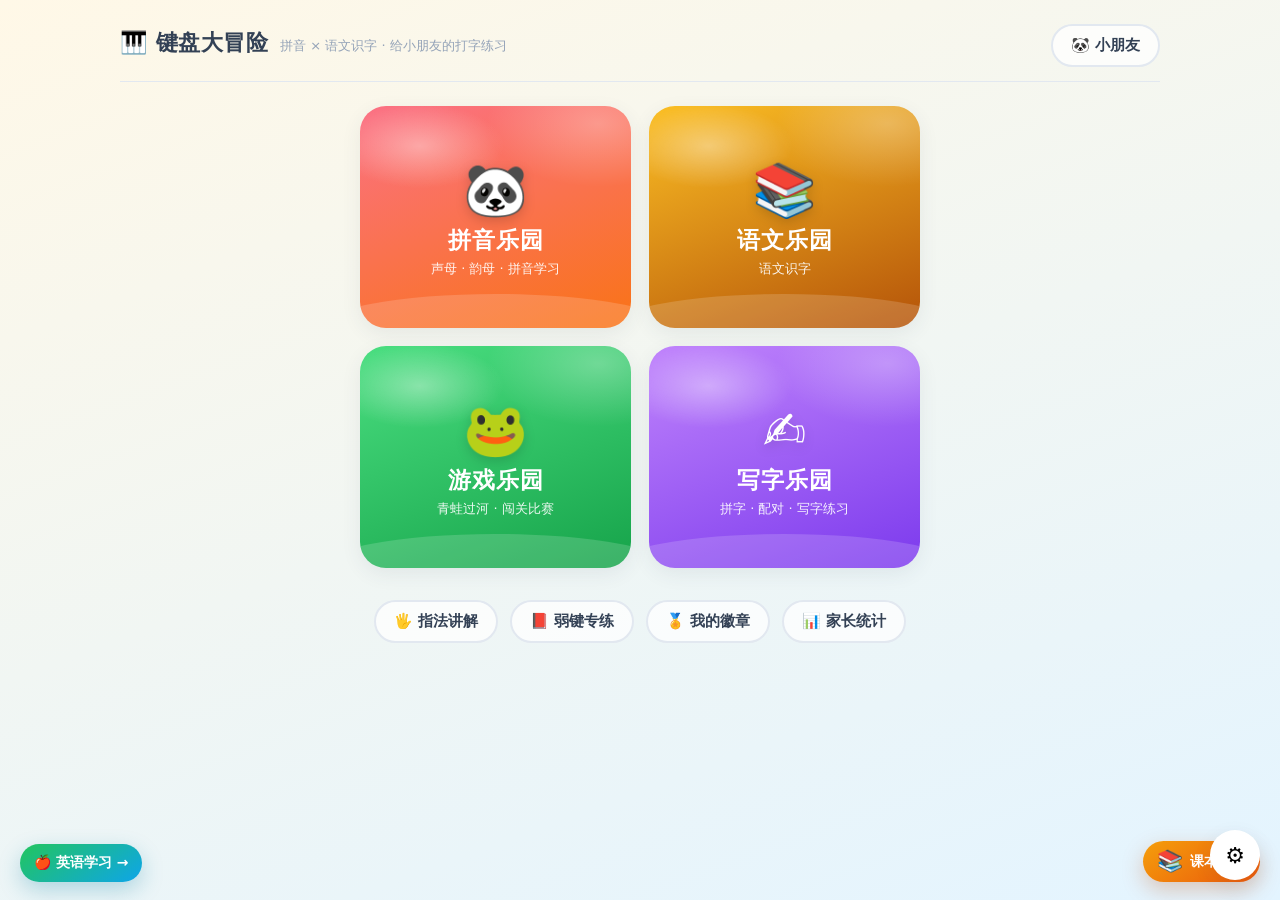
<file: index.html>
<!DOCTYPE html>
<html lang="zh-CN">
<head>
<meta charset="UTF-8">
<meta name="viewport" content="width=device-width, initial-scale=1">
<title>键盘大冒险 · 儿童拼音识字乐园</title>
<link rel="icon" href="data:image/svg+xml,<svg xmlns='http://www.w3.org/2000/svg' viewBox='0 0 100 100'><text y='.9em' font-size='90'>🎹</text></svg>">
<link rel="stylesheet" href="css/style.css">
</head>
<body>
<div id="app">

  <!-- ========== 首页 / 章节选择 ========== -->
  <section id="view-home" class="view">
    <header class="hero">
      <div>
        <h1>🎹 键盘大冒险</h1>
        <p class="sub">拼音 × 语文识字 · 给小朋友的打字练习</p>
      </div>
      <div class="hero-ctrl">
        <button id="btn-profile" class="ghost profile-chip" title="切换档案">🐼 小朋友</button>
        <span id="streak-chip" class="streak-chip hidden"></span>
      </div>
    </header>

    <!-- 乐园选择（首页入口） -->
    <div id="hub-lands" class="hub-lands">
      <button class="land-card land-pinyin" data-land="pinyin">
        <span class="land-emoji">🐼</span>
        <span class="land-name">拼音乐园</span>
        <span class="land-desc">声母 · 韵母 · 拼音学习</span>
      </button>
      <button class="land-card land-chinese" data-land="chinese">
        <span class="land-emoji">📚</span>
        <span class="land-name">语文乐园</span>
        <span class="land-desc">语文识字</span>
      </button>
      <button id="btn-game" class="land-card land-game">
        <span class="land-emoji">🐸</span>
        <span class="land-name">游戏乐园</span>
        <span class="land-desc">青蛙过河 · 闯关比赛</span>
      </button>
      <button class="land-card land-writing" data-land="writing">
        <span class="land-emoji">✍️</span>
        <span class="land-name">写字乐园</span>
        <span class="land-desc">拼字 · 配对 · 写字练习</span>
      </button>
    </div>
    <a class="books-fab" href="books/" title="在线阅读课本"><span>📚</span>课本阅读</a>
    <a class="lang-switch-fab" href="english/" title="切换到英语学习站">🍎 英语学习 →</a>

    <div id="tabs-bar" class="tabs-bar hidden">
      <button id="btn-land-back" class="ghost land-back">← 乐园</button>
      <nav class="tabs"></nav>
    </div>

    <div id="curriculum-picker" class="curriculum-picker hidden">
      <label>年级
        <select id="grade-select">
          <option value="1">一年级</option>
          <option value="2">二年级</option>
          <option value="3">三年级</option>
          <option value="4">四年级</option>
          <option disabled>五年级（即将开放）</option>
          <option disabled>六年级（即将开放）</option>
        </select>
      </label>
      <label>学期
        <select id="semester-select">
          <option value="1">上册 · 2024 秋新版</option>
          <option value="2">下册 · 2024 新版</option>
        </select>
      </label>
      <button id="btn-random-grade-practice" class="primary random-grade-btn">⌨️ 年级随机打字</button>
      <span>按课文学习汉字、拼音和组词</span>
    </div>

    <div id="chapter-grid" class="grid"></div>

    <footer id="home-foot" class="home-foot">
      <button id="btn-guide" class="ghost">🖐️ 指法讲解</button>
      <button id="btn-weak" class="ghost">📕 弱键专练</button>
      <button id="btn-badges" class="ghost">🏅 我的徽章</button>
      <button id="btn-stats" class="ghost">📊 家长统计</button>
    </footer>
  </section>

  <!-- ========== 练习页 ========== -->
  <section id="view-practice" class="view hidden">
    <div class="practice-top">
      <button id="btn-back" class="ghost">← 章节</button>
      <div id="chapter-title" class="p-title"></div>
      <div class="live-stats">
        <span id="stat-combo">🔥 连击 x0</span>
        <span id="stat-acc">🎯 正确率 100%</span>
        <select id="voice-select" class="voice-sel" title="按键声音">
          <option value="auto">🎙️ 自动人声</option>
          <option value="beep">🔔 滴滴声</option>
          <option value="en">🍎 英文女声</option>
          <option value="py">🐼 拼音女声</option>
        </select>
        <button class="mute-btn" title="音效开关">🔊</button>
      </div>
    </div>

    <div id="progress-track"><div id="progress-fill"></div></div>
    <div id="ghost-row" class="ghost-row hidden">
      <span class="ghost-label">👻 最佳纪录</span>
      <div id="ghost-track"><div id="ghost-fill"></div></div>
      <span id="ghost-best" class="ghost-label"></span>
    </div>
    <p id="chapter-tip" class="tip"></p>

    <div id="stage">
      <div id="tape" class="tape hidden"></div>
      <div id="word-card" class="word-card hidden">
        <div id="wc-emoji"></div>
        <div id="wc-hanzi"></div>
        <div class="wc-pinyin-row">
          <span id="wc-pinyin-big" class="wc-pinyin-big"></span>
          <button id="btn-speak" class="wc-play-btn" title="点击听读音">▶</button>
        </div>
        <p id="wc-group" class="tip"></p>
        <div id="wc-slots" class="slots"></div>
        <div class="card-btns">
          <button id="btn-skip" class="ghost small">换一个 ⏭️</button>
          <button id="btn-key-hint" class="ghost small hidden">💡 键盘提示：开</button>
          <button class="ghost small case-btn case-active" data-case="uppercase">大写 A</button>
          <button class="ghost small case-btn" data-case="lowercase">小写 a</button>
          <button class="ghost small case-btn" data-case="both">对照 a A</button>
        </div>
      </div>
    </div>

  </section>

  <!-- ========== 写字乐园：模式选择 ========== -->
  <section id="view-writing-modes" class="view hidden">
    <div class="practice-top">
      <button id="btn-writing-back" class="ghost">← 章节</button>
      <div id="writing-chapter-title" class="p-title"></div>
      <span></span>
    </div>
    <div class="writing-modes">
      <button class="writing-mode-card mode-assemble" data-mode="assemble">
        <span class="wm-emoji">🧩</span>
        <span class="wm-name" data-zh="拼字游戏" data-en="单词拼写">拼字游戏</span>
        <span class="wm-desc" data-zh="拖拽部件拼成汉字" data-en="看中文拼出英文单词">拖拽部件拼成汉字</span>
      </button>
      <button class="writing-mode-card mode-match" data-mode="match">
        <span class="wm-emoji">🔗</span>
        <span class="wm-name" data-zh="配对游戏" data-en="英中配对">配对游戏</span>
        <span class="wm-desc" data-zh="汉字和拼音翻牌配对" data-en="英文单词和中文意思配对">汉字和拼音翻牌配对</span>
      </button>
      <button class="writing-mode-card mode-write" data-mode="write">
        <span class="wm-emoji">✍️</span>
        <span class="wm-name">写字练习</span>
        <span class="wm-desc">跟着笔顺描红 / 默写</span>
      </button>
    </div>
    <button id="btn-wrongbook" class="ghost wrongbook-btn">📕 错字复习（<span id="wrongbook-count">0</span>）</button>
  </section>

  <!-- ========== 拼字游戏 ========== -->
  <section id="view-assemble" class="view hidden">
    <div class="practice-top">
      <button id="btn-assemble-back" class="ghost">← 返回</button>
      <div class="p-title">🧩 拼字游戏</div>
      <div class="live-stats"><span id="assemble-progress">0/0</span></div>
    </div>
    <p id="assemble-hint" class="tip"></p>
    <div id="assemble-stage">
      <svg id="assemble-target" viewBox="0 0 1024 1024"></svg>
      <div id="assemble-pieces"></div>
    </div>
  </section>

  <!-- ========== 配对游戏 ========== -->
  <section id="view-match" class="view hidden">
    <div class="practice-top">
      <button id="btn-match-back" class="ghost">← 返回</button>
      <div class="p-title">🔗 配对游戏</div>
      <div class="live-stats"><span id="match-moves">步数 0</span></div>
    </div>
    <div id="match-grid" class="match-grid"></div>
  </section>

  <!-- ========== 写字练习 ========== -->
  <section id="view-write" class="view hidden">
    <div class="practice-top">
      <button id="btn-write-back" class="ghost">← 返回</button>
      <div id="write-title" class="p-title">✍️ 写字练习</div>
      <div class="live-stats">
        <button id="btn-write-trace" class="ghost small write-mode-btn active" data-wmode="trace">描红</button>
        <button id="btn-write-dictate" class="ghost small write-mode-btn" data-wmode="dictate">默写</button>
      </div>
    </div>
    <div class="write-pinyin-row">
      <span id="write-pinyin-big" class="write-pinyin-big"></span>
      <button id="btn-write-speak" class="write-play-btn" title="点击听读音">▶</button>
    </div>
    <p id="write-prompt" class="tip"><span id="write-prompt-text"></span></p>
    <div id="write-stage">
      <div id="write-target"></div>
    </div>
    <div class="card-btns">
      <button id="btn-write-demo" class="ghost small">▶️ 笔顺演示</button>
      <button id="btn-write-hint" class="ghost small">💡 提示</button>
      <button id="btn-write-redo" class="ghost small">🔄 重写</button>
      <button id="btn-write-wrongtoggle" class="ghost small">📕 加入错字库</button>
      <button id="btn-write-next" class="ghost small primary">下一个 ⏭️</button>
    </div>
  </section>

  <!-- ========== 拼音表：点一下就读出来，不用打字 ========== -->
  <section id="view-pinyin-chart" class="view hidden">
    <div class="practice-top">
      <button id="btn-pinyinchart-back" class="ghost">← 乐园</button>
      <div class="p-title">🐼 拼音表</div>
      <span></span>
    </div>
    <p class="tip">点一下卡片，听听这个拼音怎么读</p>
    <div id="pinyin-chart"></div>
  </section>

  <!-- ========== 共享虚拟键盘（练习 + 游戏） ========== -->
  <div id="kb-wrap">
    <div id="keyboard"></div>
    <div class="legend">
      <span class="lg lg-p">小指</span>
      <span class="lg lg-r">无名指</span>
      <span class="lg lg-m">中指</span>
      <span class="lg lg-i">左食指</span>
      <span class="lg lg-i2">右食指</span>
      <span class="lg lg-n">✨ 闪烁的键 = 下一个要按的键</span>
    </div>
  </div>

  <!-- ========== 指法讲解页 ========== -->
  <section id="view-guide" class="view hidden">
    <div class="practice-top">
      <button id="btn-guide-back" class="ghost">← 返回</button>
      <div class="p-title">🖐️ 指法讲解</div>
      <span></span>
    </div>

    <div class="guide-hero">
      <div>
        <h2>键盘指法分区</h2>
        <p>每根手指负责一种颜色。按完键，手指马上回到基准键。</p>
      </div>
      <button id="btn-guide-demo" class="ghost">▶ 自动演示</button>
    </div>

    <div class="guide-prompt" aria-live="polite">
      <span id="guide-key-badge">F</span>
      <span><b id="guide-finger-name">左手食指</b><small id="guide-finger-tip">请用左手食指按 F 键</small></span>
    </div>

    <div id="guide-keyboard" class="guide-kb"></div>

    <div class="guide-hands" aria-label="双手指法示意图">
      <div class="guide-hand left-hand">
        <span class="hand-label">左手</span>
        <div class="guide-fingers">
          <span class="guide-finger finger-pinky" data-finger="left-pinky"><i></i><b>小指</b></span>
          <span class="guide-finger finger-ring" data-finger="left-ring"><i></i><b>无名指</b></span>
          <span class="guide-finger finger-middle" data-finger="left-middle"><i></i><b>中指</b></span>
          <span class="guide-finger finger-index" data-finger="left-index"><i></i><b>食指</b></span>
        </div>
        <div class="guide-palm"><span>ASDF</span></div>
      </div>
      <div class="thumb-note">两个大拇指<br><b>负责空格键</b></div>
      <div class="guide-hand right-hand">
        <span class="hand-label">右手</span>
        <div class="guide-fingers">
          <span class="guide-finger finger-index" data-finger="right-index"><i></i><b>食指</b></span>
          <span class="guide-finger finger-middle" data-finger="right-middle"><i></i><b>中指</b></span>
          <span class="guide-finger finger-ring" data-finger="right-ring"><i></i><b>无名指</b></span>
          <span class="guide-finger finger-pinky" data-finger="right-pinky"><i></i><b>小指</b></span>
        </div>
        <div class="guide-palm"><span>JKL;</span></div>
      </div>
    </div>
    <p class="guide-note">试着按下任意字母键，看看应该使用哪一根手指</p>
  </section>

  <!-- ========== 青蛙过河游戏页 ========== -->
  <section id="view-game" class="view hidden">
    <div class="practice-top">
      <button id="btn-game-back" class="ghost">← 首页</button>
      <div class="p-title">🐸 青蛙过河</div>
      <div class="live-stats">
        <span id="game-hearts">❤️❤️❤️</span>
        <span id="game-progress">🍃 0/0</span>
      </div>
    </div>
    <div id="river"></div>
    <div id="game-card">
      <span id="gc-hint"></span>
      <span id="gc-buffer"></span>
    </div>
  </section>

  <!-- ========== 结算弹窗 ========== -->
  <div id="overlay" class="overlay hidden">
    <div class="result-card">
      <div id="res-stars" class="stars"></div>
      <h2 id="res-title"></h2>
      <div id="res-stats" class="res-stats"></div>
      <p id="res-miss" class="res-miss"></p>
      <p id="res-record" class="res-record hidden"></p>
      <div class="res-btns">
        <button id="btn-retry" class="primary">🔄 再来一次</button>
        <button id="btn-next" class="primary green">下一关 ➡️</button>
        <button id="btn-home" class="ghost">回章节列表</button>
      </div>
    </div>
  </div>

  <!-- ========== 家长统计弹窗 ========== -->
  <div id="stats-overlay" class="overlay hidden">
    <div class="result-card">
      <h2>📊 家长统计</h2>
      <div id="stats-body"></div>
      <button id="btn-stats-close" class="ghost">关闭</button>
    </div>
  </div>

  <!-- ========== 我的徽章弹窗 ========== -->
  <div id="badges-overlay" class="overlay hidden">
    <div class="result-card">
      <h2>🏅 我的徽章</h2>
      <div id="badges-body"></div>
      <button id="btn-badges-close" class="ghost">关闭</button>
    </div>
  </div>

  <!-- ========== 多娃档案弹窗 ========== -->
  <div id="profile-overlay" class="overlay hidden">
    <div class="result-card">
      <h2>👨‍👩‍👧 选择档案</h2>
      <div id="profile-list" class="profile-list"></div>
      <div class="profile-add">
        <input id="profile-name" class="profile-input" maxlength="8" placeholder="新小朋友的名字">
        <button id="btn-profile-add" class="primary">➕ 添加</button>
      </div>
      <button id="btn-profile-close" class="ghost">关闭</button>
    </div>
  </div>

  <!-- ========== 游戏选择弹窗 ========== -->
  <div id="game-overlay" class="overlay hidden">
    <div class="result-card">
      <h2>🐸 青蛙过河</h2>
      <p class="res-miss">打对荷叶上的内容，小青蛙就往前跳一格；打错会掉一条命，一共 3 条命！</p>
      <div class="res-btns game-modes">
        <button class="primary green" data-mode="pinyin">🐼 拼音模式 · 跳 6 片荷叶</button>
      </div>
      <label class="branch-toggle"><input type="checkbox" id="branch-check"> 🏆 挑战模式 · 分支河道，青蛙在荷叶间跳来跳去</label>
      <label class="branch-toggle"><input type="checkbox" id="hidekb-check"> 🙈 隐藏键盘 · 盲打挑战，河流更宽</label>
      <div class="res-btns" style="margin-top:14px">
        <button id="btn-game-close" class="ghost">关闭</button>
      </div>
    </div>
  </div>

  <!-- ========== 游戏结算弹窗 ========== -->
  <div id="game-result" class="overlay hidden">
    <div class="result-card">
      <div id="gr-stars" class="stars"></div>
      <h2 id="gr-title"></h2>
      <div id="gr-stats" class="res-stats"></div>
      <div class="res-btns">
        <button id="btn-game-retry" class="primary">🔄 再来一次</button>
        <button id="btn-game-home" class="ghost">回首页</button>
      </div>
    </div>
  </div>

  <!-- ========== 设置弹窗 ========== -->
  <div id="settings-overlay" class="overlay hidden">
    <div class="result-card">
      <h2>⚙️ 设置</h2>
      <div class="settings-row">
        <span>按键声音</span>
        <select id="voice-select-home" class="voice-sel" title="按键声音">
          <option value="auto">🎙️ 自动人声</option>
          <option value="beep">🔔 滴滴声</option>
          <option value="en">🍎 英文女声</option>
          <option value="py">🐼 拼音女声</option>
        </select>
      </div>
      <div class="settings-row">
        <span>音效</span>
        <button class="mute-btn ghost" title="音效开关">🔊</button>
      </div>
      <div class="settings-row">
        <span>每关通过鼓励语音</span>
        <input type="checkbox" id="encourage-check" class="settings-checkbox" checked>
      </div>
      <div class="settings-row">
        <span>自由选关（解锁全部关卡）</span>
        <button id="btn-freejump" class="ghost">🔒 自由选关：关</button>
      </div>
      <div class="settings-row">
        <span>清空当前小朋友的练习进度</span>
        <button id="btn-reset" class="ghost danger">🗑️ 清空进度</button>
      </div>
      <button id="btn-settings-close" class="ghost">关闭</button>
    </div>
  </div>

  <button id="btn-settings" class="settings-fab" title="设置">⚙️</button>

  <div id="toast" class="toast hidden"></div>
</div>

<script src="js/data.js"></script>
<script src="js/writing-data.js"></script>
<script src="js/vendor/hanzi-writer.min.js"></script>
<script src="js/app.js"></script>
</body>
</html>
</file>
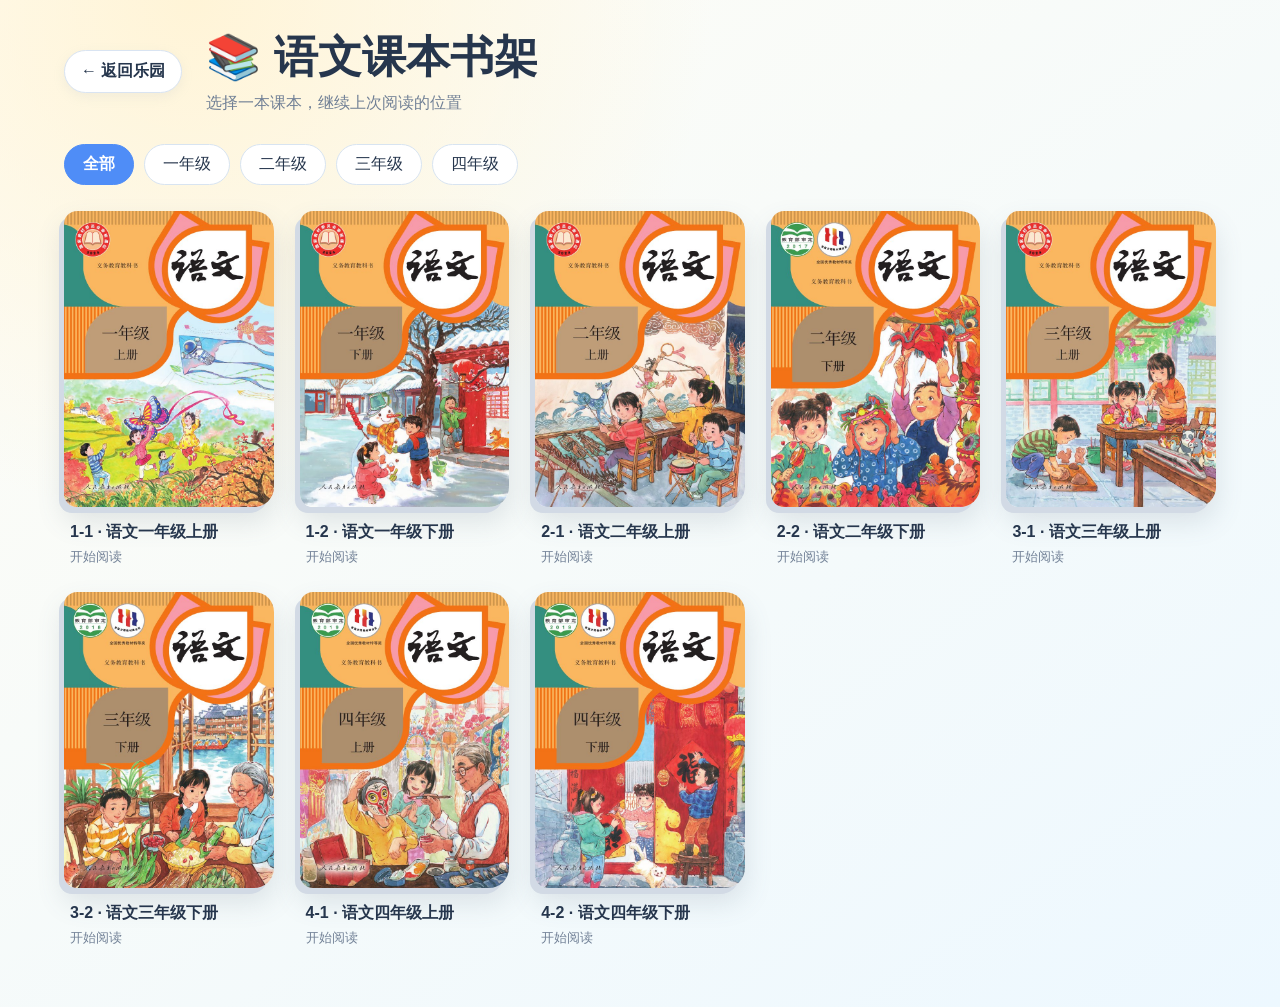
<file: books/index.html>
<!doctype html>
<html lang="zh-CN">
<head>
  <meta charset="utf-8">
  <meta name="viewport" content="width=device-width,initial-scale=1,viewport-fit=cover">
  <title>语文课本书架</title>
  <link rel="stylesheet" href="books.css">
</head>
<body class="library-page">
  <header class="library-head">
    <a class="back-link" href="../">← 返回乐园</a>
    <div>
      <h1>📚 语文课本书架</h1>
      <p>选择一本课本，继续上次阅读的位置</p>
    </div>
  </header>
  <main>
    <nav id="grade-filters" class="grade-filters" aria-label="按年级筛选">
      <button class="active" data-grade="all">全部</button>
      <button data-grade="1">一年级</button>
      <button data-grade="2">二年级</button>
      <button data-grade="3">三年级</button>
      <button data-grade="4">四年级</button>
    </nav>
    <section id="book-grid" class="book-grid" aria-live="polite"></section>
  </main>
  <script type="module" src="library.js"></script>
</body>
</html>
</file>
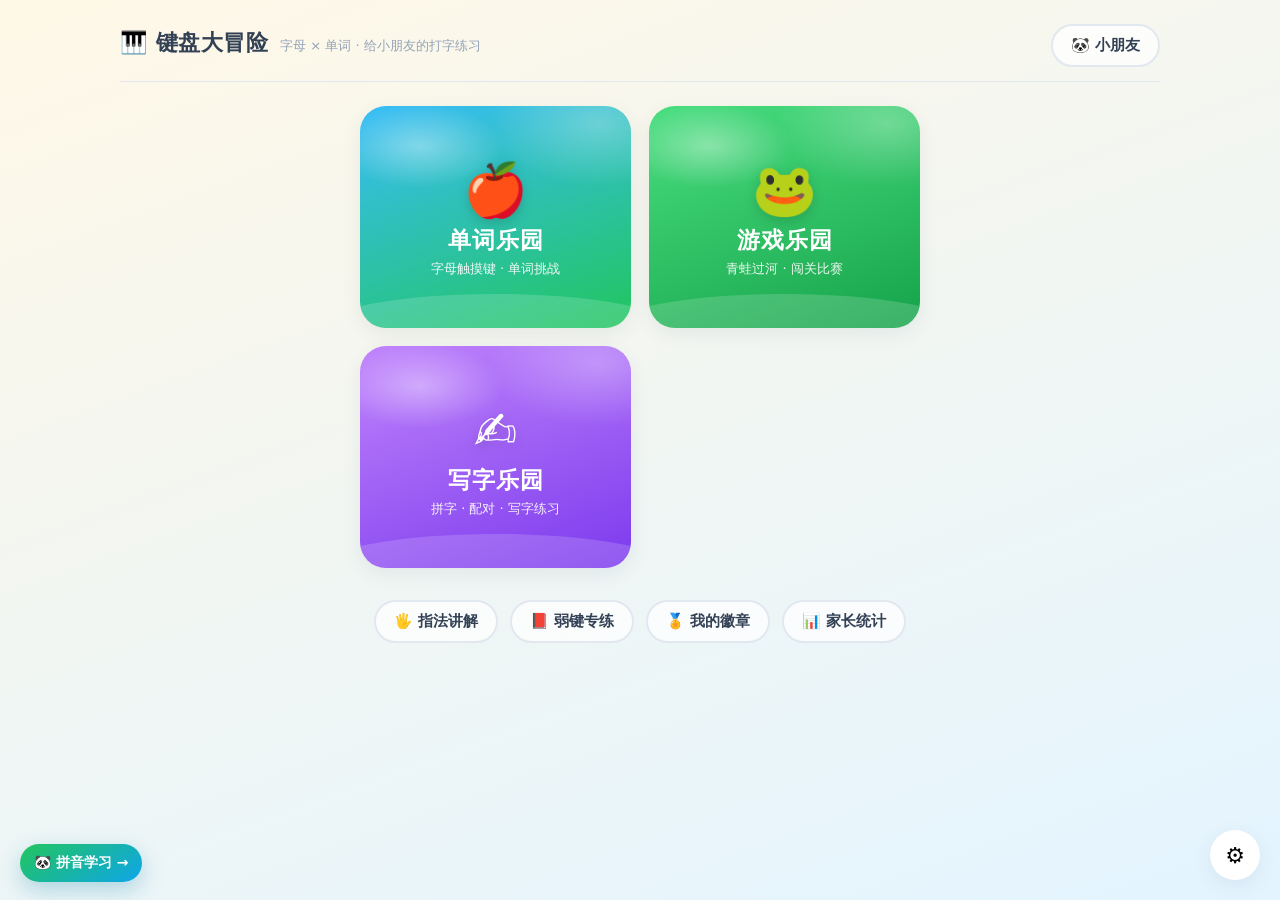
<file: english/index.html>
<!DOCTYPE html>
<html lang="zh-CN">
<head>
<meta charset="UTF-8">
<meta name="viewport" content="width=device-width, initial-scale=1">
<title>键盘大冒险 · 儿童英语字母单词</title>
<link rel="icon" href="data:image/svg+xml,<svg xmlns='http://www.w3.org/2000/svg' viewBox='0 0 100 100'><text y='.9em' font-size='90'>🎹</text></svg>">
<link rel="stylesheet" href="../css/style.css">
</head>
<body>
<div id="app">

  <!-- ========== 首页 / 章节选择 ========== -->
  <section id="view-home" class="view">
    <header class="hero">
      <div>
        <h1>🎹 键盘大冒险</h1>
        <p class="sub">字母 × 单词 · 给小朋友的打字练习</p>
      </div>
      <div class="hero-ctrl">
        <button id="btn-profile" class="ghost profile-chip" title="切换档案">🐼 小朋友</button>
        <span id="streak-chip" class="streak-chip hidden"></span>
      </div>
    </header>

    <!-- 乐园选择（首页入口） -->
    <div id="hub-lands" class="hub-lands">
      <button class="land-card land-words" data-land="words">
        <span class="land-emoji">🍎</span>
        <span class="land-name">单词乐园</span>
        <span class="land-desc">字母触摸键 · 单词挑战</span>
      </button>
      <button id="btn-game" class="land-card land-game">
        <span class="land-emoji">🐸</span>
        <span class="land-name">游戏乐园</span>
        <span class="land-desc">青蛙过河 · 闯关比赛</span>
      </button>
      <button class="land-card land-writing" data-land="writing">
        <span class="land-emoji">✍️</span>
        <span class="land-name">写字乐园</span>
        <span class="land-desc">拼字 · 配对 · 写字练习</span>
      </button>
    </div>
    <a class="lang-switch-fab" href="../" title="切换到拼音学习站">🐼 拼音学习 →</a>

    <div id="tabs-bar" class="tabs-bar hidden">
      <button id="btn-land-back" class="ghost land-back">← 乐园</button>
      <nav class="tabs">
        <button class="tab" data-track="letters">⌨️ 字母触摸键</button>
        <button class="tab" data-track="words">🍎 单词挑战</button>
      </nav>
    </div>

    <div id="curriculum-picker" class="curriculum-picker hidden">
      <label>年级
        <select id="grade-select">
          <option value="1">一年级</option>
          <option value="2">二年级</option>
          <option value="3">三年级</option>
          <option value="4">四年级</option>
          <option disabled>五年级（即将开放）</option>
          <option disabled>六年级（即将开放）</option>
        </select>
      </label>
      <label>学期
        <select id="semester-select">
          <option value="1">上册 · 2024 秋新版</option>
          <option value="2">下册 · 2024 新版</option>
        </select>
      </label>
      <span>按课文学习汉字、拼音和组词</span>
    </div>

    <div id="chapter-grid" class="grid"></div>

    <footer id="home-foot" class="home-foot">
      <button id="btn-guide" class="ghost">🖐️ 指法讲解</button>
      <button id="btn-weak" class="ghost">📕 弱键专练</button>
      <button id="btn-badges" class="ghost">🏅 我的徽章</button>
      <button id="btn-stats" class="ghost">📊 家长统计</button>
    </footer>
  </section>

  <!-- ========== 练习页 ========== -->
  <section id="view-practice" class="view hidden">
    <div class="practice-top">
      <button id="btn-back" class="ghost">← 章节</button>
      <div id="chapter-title" class="p-title"></div>
      <div class="live-stats">
        <span id="stat-combo">🔥 连击 x0</span>
        <span id="stat-acc">🎯 正确率 100%</span>
        <select id="voice-select" class="voice-sel" title="按键声音">
          <option value="auto">🎙️ 自动人声</option>
          <option value="beep">🔔 滴滴声</option>
          <option value="en">🍎 英文女声</option>
          <option value="py">🐼 拼音女声</option>
        </select>
        <button class="mute-btn" title="音效开关">🔊</button>
      </div>
    </div>

    <div id="progress-track"><div id="progress-fill"></div></div>
    <div id="ghost-row" class="ghost-row hidden">
      <span class="ghost-label">👻 最佳纪录</span>
      <div id="ghost-track"><div id="ghost-fill"></div></div>
      <span id="ghost-best" class="ghost-label"></span>
    </div>
    <p id="chapter-tip" class="tip"></p>

    <div id="stage">
      <div id="tape" class="tape hidden"></div>
      <div id="word-card" class="word-card hidden">
        <div id="wc-emoji"></div>
        <div id="wc-hanzi"></div>
        <div class="wc-pinyin-row">
          <span id="wc-pinyin-big" class="wc-pinyin-big"></span>
          <button id="btn-speak" class="wc-play-btn" title="点击听读音">▶</button>
        </div>
        <p id="wc-group" class="tip"></p>
        <div id="wc-slots" class="slots"></div>
        <div class="card-btns">
          <button id="btn-skip" class="ghost small">换一个 ⏭️</button>
          <button class="ghost small case-btn case-active" data-case="uppercase">大写 A</button>
          <button class="ghost small case-btn" data-case="lowercase">小写 a</button>
          <button class="ghost small case-btn" data-case="both">对照 a A</button>
        </div>
      </div>
    </div>

  </section>

  <!-- ========== 写字乐园：模式选择 ========== -->
  <section id="view-writing-modes" class="view hidden">
    <div class="practice-top">
      <button id="btn-writing-back" class="ghost">← 章节</button>
      <div id="writing-chapter-title" class="p-title"></div>
      <span></span>
    </div>
    <div class="writing-modes">
      <button class="writing-mode-card mode-assemble" data-mode="assemble">
        <span class="wm-emoji">🧩</span>
        <span class="wm-name" data-zh="拼字游戏" data-en="单词拼写">拼字游戏</span>
        <span class="wm-desc" data-zh="拖拽部件拼成汉字" data-en="看中文拼出英文单词">拖拽部件拼成汉字</span>
      </button>
      <button class="writing-mode-card mode-match" data-mode="match">
        <span class="wm-emoji">🔗</span>
        <span class="wm-name" data-zh="配对游戏" data-en="英中配对">配对游戏</span>
        <span class="wm-desc" data-zh="汉字和拼音翻牌配对" data-en="英文单词和中文意思配对">汉字和拼音翻牌配对</span>
      </button>
      <button class="writing-mode-card mode-write" data-mode="write">
        <span class="wm-emoji">✍️</span>
        <span class="wm-name">写字练习</span>
        <span class="wm-desc">跟着笔顺描红 / 默写</span>
      </button>
    </div>
    <button id="btn-wrongbook" class="ghost wrongbook-btn">📕 错字复习（<span id="wrongbook-count">0</span>）</button>
  </section>

  <!-- ========== 拼字游戏 ========== -->
  <section id="view-assemble" class="view hidden">
    <div class="practice-top">
      <button id="btn-assemble-back" class="ghost">← 返回</button>
      <div class="p-title">🧩 拼字游戏</div>
      <div class="live-stats"><span id="assemble-progress">0/0</span></div>
    </div>
    <p id="assemble-hint" class="tip"></p>
    <div id="assemble-stage">
      <svg id="assemble-target" viewBox="0 0 1024 1024"></svg>
      <div id="assemble-pieces"></div>
    </div>
  </section>

  <!-- ========== 配对游戏 ========== -->
  <section id="view-match" class="view hidden">
    <div class="practice-top">
      <button id="btn-match-back" class="ghost">← 返回</button>
      <div class="p-title">🔗 配对游戏</div>
      <div class="live-stats"><span id="match-moves">步数 0</span></div>
    </div>
    <div id="match-grid" class="match-grid"></div>
  </section>

  <!-- ========== 写字练习 ========== -->
  <section id="view-write" class="view hidden">
    <div class="practice-top">
      <button id="btn-write-back" class="ghost">← 返回</button>
      <div id="write-title" class="p-title">✍️ 写字练习</div>
      <div class="live-stats">
        <button id="btn-write-trace" class="ghost small write-mode-btn active" data-wmode="trace">描红</button>
        <button id="btn-write-dictate" class="ghost small write-mode-btn" data-wmode="dictate">默写</button>
      </div>
    </div>
    <div class="write-pinyin-row">
      <span id="write-pinyin-big" class="write-pinyin-big"></span>
      <button id="btn-write-speak" class="write-play-btn" title="点击听读音">▶</button>
    </div>
    <p id="write-prompt" class="tip"><span id="write-prompt-text"></span></p>
    <div id="write-stage">
      <div id="write-target"></div>
    </div>
    <div class="card-btns">
      <button id="btn-write-demo" class="ghost small">▶️ 笔顺演示</button>
      <button id="btn-write-hint" class="ghost small">💡 提示</button>
      <button id="btn-write-redo" class="ghost small">🔄 重写</button>
      <button id="btn-write-wrongtoggle" class="ghost small">📕 加入错字库</button>
      <button id="btn-write-next" class="ghost small primary">下一个 ⏭️</button>
    </div>
  </section>

  <!-- ========== 拼音表：点一下就读出来，不用打字（本站不使用，占位保持共用 app.js 正常运行） ========== -->
  <section id="view-pinyin-chart" class="view hidden">
    <div class="practice-top">
      <button id="btn-pinyinchart-back" class="ghost">← 乐园</button>
      <div class="p-title">🐼 拼音表</div>
      <span></span>
    </div>
    <p class="tip">点一下卡片，听听这个拼音怎么读</p>
    <div id="pinyin-chart"></div>
  </section>

  <!-- ========== 共享虚拟键盘（练习 + 游戏） ========== -->
  <div id="kb-wrap">
    <div id="keyboard"></div>
    <div class="legend">
      <span class="lg lg-p">小指</span>
      <span class="lg lg-r">无名指</span>
      <span class="lg lg-m">中指</span>
      <span class="lg lg-i">左食指</span>
      <span class="lg lg-i2">右食指</span>
      <span class="lg lg-n">✨ 闪烁的键 = 下一个要按的键</span>
    </div>
  </div>

  <!-- ========== 指法讲解页 ========== -->
  <section id="view-guide" class="view hidden">
    <div class="practice-top">
      <button id="btn-guide-back" class="ghost">← 返回</button>
      <div class="p-title">🖐️ 指法讲解</div>
      <span></span>
    </div>

    <div class="guide-steps">
      <div class="gstep"><b>1</b><span>两手轻轻放在基准行，食指摸到 <i>F</i> 和 <i>J</i> 上的小凸点（有横杠标记）</span></div>
      <div class="gstep"><b>2</b><span>每个手指只管自己颜色区域的键，按完马上回基准行休息</span></div>
      <div class="gstep"><b>3</b><span>眼睛看屏幕，不看键盘——一开始慢一点也没关系</span></div>
    </div>

    <div id="guide-keyboard" class="guide-kb"></div>

    <div class="finger-cards">
      <div class="fcard" style="--c:var(--fp)"><span class="fname">左小指</span><span class="fkeys">Q A Z</span></div>
      <div class="fcard" style="--c:var(--fr)"><span class="fname">左无名指</span><span class="fkeys">W S X</span></div>
      <div class="fcard" style="--c:var(--fm)"><span class="fname">左中指</span><span class="fkeys">E D C</span></div>
      <div class="fcard" style="--c:var(--fi)"><span class="fname">左食指</span><span class="fkeys">R T F G V B</span></div>
      <div class="fcard" style="--c:var(--fi2)"><span class="fname">右食指</span><span class="fkeys">Y U H J N M</span></div>
      <div class="fcard" style="--c:var(--fm)"><span class="fname">右中指</span><span class="fkeys">I K</span></div>
      <div class="fcard" style="--c:var(--fr)"><span class="fname">右无名指</span><span class="fkeys">O L</span></div>
      <div class="fcard" style="--c:var(--fp)"><span class="fname">右小指</span><span class="fkeys">P</span></div>
    </div>
    <p class="guide-note">👍 两个大拇指负责空格键</p>
  </section>

  <!-- ========== 青蛙过河游戏页 ========== -->
  <section id="view-game" class="view hidden">
    <div class="practice-top">
      <button id="btn-game-back" class="ghost">← 首页</button>
      <div class="p-title">🐸 青蛙过河</div>
      <div class="live-stats">
        <span id="game-hearts">❤️❤️❤️</span>
        <span id="game-progress">🍃 0/0</span>
      </div>
    </div>
    <div id="river"></div>
    <div id="game-card">
      <span id="gc-hint"></span>
      <span id="gc-buffer"></span>
    </div>
  </section>

  <!-- ========== 结算弹窗 ========== -->
  <div id="overlay" class="overlay hidden">
    <div class="result-card">
      <div id="res-stars" class="stars"></div>
      <h2 id="res-title"></h2>
      <div id="res-stats" class="res-stats"></div>
      <p id="res-miss" class="res-miss"></p>
      <p id="res-record" class="res-record hidden"></p>
      <div class="res-btns">
        <button id="btn-retry" class="primary">🔄 再来一次</button>
        <button id="btn-next" class="primary green">下一关 ➡️</button>
        <button id="btn-home" class="ghost">回章节列表</button>
      </div>
    </div>
  </div>

  <!-- ========== 家长统计弹窗 ========== -->
  <div id="stats-overlay" class="overlay hidden">
    <div class="result-card">
      <h2>📊 家长统计</h2>
      <div id="stats-body"></div>
      <button id="btn-stats-close" class="ghost">关闭</button>
    </div>
  </div>

  <!-- ========== 我的徽章弹窗 ========== -->
  <div id="badges-overlay" class="overlay hidden">
    <div class="result-card">
      <h2>🏅 我的徽章</h2>
      <div id="badges-body"></div>
      <button id="btn-badges-close" class="ghost">关闭</button>
    </div>
  </div>

  <!-- ========== 多娃档案弹窗 ========== -->
  <div id="profile-overlay" class="overlay hidden">
    <div class="result-card">
      <h2>👨‍👩‍👧 选择档案</h2>
      <div id="profile-list" class="profile-list"></div>
      <div class="profile-add">
        <input id="profile-name" class="profile-input" maxlength="8" placeholder="新小朋友的名字">
        <button id="btn-profile-add" class="primary">➕ 添加</button>
      </div>
      <button id="btn-profile-close" class="ghost">关闭</button>
    </div>
  </div>

  <!-- ========== 游戏选择弹窗 ========== -->
  <div id="game-overlay" class="overlay hidden">
    <div class="result-card">
      <h2>🐸 青蛙过河</h2>
      <p class="res-miss">打对荷叶上的内容，小青蛙就往前跳一格；打错会掉一条命，一共 3 条命！</p>
      <div class="res-btns game-modes">
        <button class="primary" data-mode="letters">🅰️ 字母模式 · 跳 10 片荷叶</button>
        <button class="primary orange" data-mode="words">🍎 单词模式 · 跳 6 片荷叶</button>
      </div>
      <label class="branch-toggle"><input type="checkbox" id="branch-check"> 🏆 挑战模式 · 分支河道，青蛙在荷叶间跳来跳去</label>
      <label class="branch-toggle"><input type="checkbox" id="hidekb-check"> 🙈 隐藏键盘 · 盲打挑战，河流更宽</label>
      <div class="res-btns" style="margin-top:14px">
        <button id="btn-game-close" class="ghost">关闭</button>
      </div>
    </div>
  </div>

  <!-- ========== 游戏结算弹窗 ========== -->
  <div id="game-result" class="overlay hidden">
    <div class="result-card">
      <div id="gr-stars" class="stars"></div>
      <h2 id="gr-title"></h2>
      <div id="gr-stats" class="res-stats"></div>
      <div class="res-btns">
        <button id="btn-game-retry" class="primary">🔄 再来一次</button>
        <button id="btn-game-home" class="ghost">回首页</button>
      </div>
    </div>
  </div>

  <!-- ========== 设置弹窗 ========== -->
  <div id="settings-overlay" class="overlay hidden">
    <div class="result-card">
      <h2>⚙️ 设置</h2>
      <div class="settings-row">
        <span>按键声音</span>
        <select id="voice-select-home" class="voice-sel" title="按键声音">
          <option value="auto">🎙️ 自动人声</option>
          <option value="beep">🔔 滴滴声</option>
          <option value="en">🍎 英文女声</option>
          <option value="py">🐼 拼音女声</option>
        </select>
      </div>
      <div class="settings-row">
        <span>音效</span>
        <button class="mute-btn ghost" title="音效开关">🔊</button>
      </div>
      <div class="settings-row">
        <span>每关通过鼓励语音</span>
        <input type="checkbox" id="encourage-check" class="settings-checkbox" checked>
      </div>
      <div class="settings-row">
        <span>自由选关（解锁全部关卡）</span>
        <button id="btn-freejump" class="ghost">🔒 自由选关：关</button>
      </div>
      <div class="settings-row">
        <span>清空当前小朋友的练习进度</span>
        <button id="btn-reset" class="ghost danger">🗑️ 清空进度</button>
      </div>
      <button id="btn-settings-close" class="ghost">关闭</button>
    </div>
  </div>

  <button id="btn-settings" class="settings-fab" title="设置">⚙️</button>

  <div id="toast" class="toast hidden"></div>
</div>

<script src="data.js"></script>
<script src="../js/writing-data.js"></script>
<script src="../js/vendor/hanzi-writer.min.js"></script>
<script src="../js/app.js"></script>
</body>
</html>
</file>
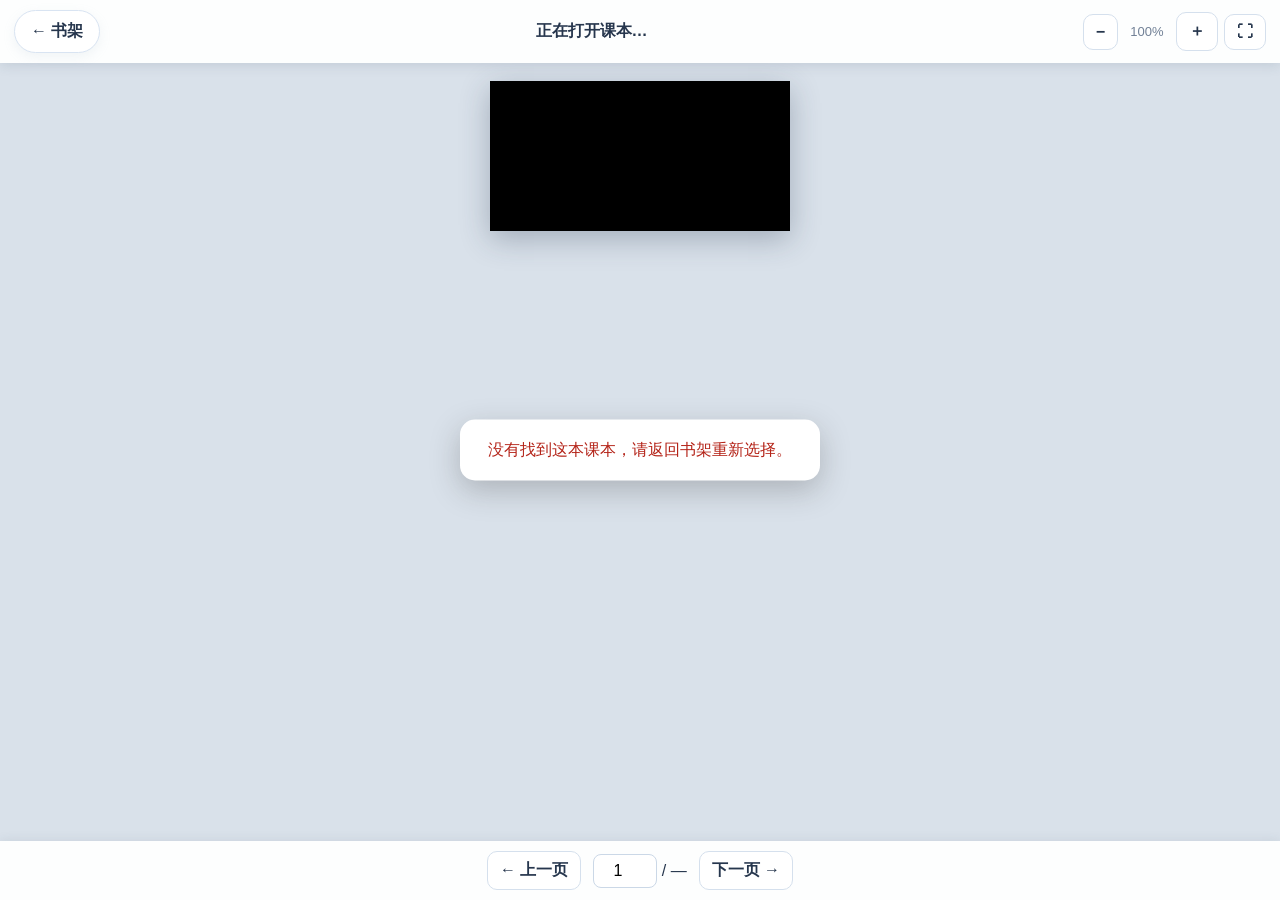
<file: books/reader.html>
<!doctype html>
<html lang="zh-CN">
<head>
  <meta charset="utf-8">
  <meta name="viewport" content="width=device-width,initial-scale=1,maximum-scale=5,viewport-fit=cover">
  <title>课本阅读</title>
  <link rel="stylesheet" href="books.css">
</head>
<body class="reader-page">
  <header class="reader-bar">
    <a class="reader-back" href="./">← 书架</a>
    <strong id="book-title">正在打开课本…</strong>
    <div class="reader-actions">
      <button id="zoom-out" title="缩小">−</button>
      <span id="zoom-label">100%</span>
      <button id="zoom-in" title="放大">＋</button>
      <button id="fullscreen" title="全屏">⛶</button>
    </div>
  </header>
  <main id="page-stage" class="page-stage">
    <button id="exit-immersive" class="exit-immersive hidden" title="退出全屏">退出全屏</button>
    <div id="loading" class="reader-loading">📖 正在加载课本…</div>
    <img id="page-image" class="hidden" alt="课本页面">
    <canvas id="pdf-canvas" aria-label="PDF课本页面"></canvas>
  </main>
  <footer class="reader-nav">
    <button id="prev-page">← 上一页</button>
    <label><input id="page-number" type="number" min="1" value="1" inputmode="numeric"> / <span id="page-count">—</span></label>
    <button id="next-page">下一页 →</button>
  </footer>
  <div id="reader-error" class="reader-error hidden"></div>
  <script type="module" src="reader.js"></script>
</body>
</html>
</file>
<file: css/style.css>
:root {
  --bg1: #fff8e7;
  --bg2: #e3f4ff;
  --card: #ffffff;
  --ink: #334155;
  --sub: #94a3b8;
  --line: #e2e8f0;
  --blue: #3b82f6;
  --green: #22c55e;
  --red: #ef4444;
  --amber: #f59e0b;
  --fp: #fecdd3;
  --fr: #fed7aa;
  --fm: #fef08a;
  --fi: #bfdbfe;
  --fi2: #cffafe;
  --radius: 18px;
  --shadow: 0 6px 20px rgba(51, 65, 85, 0.08);
}
* { box-sizing: border-box; margin: 0; padding: 0; }
body {
  font-family: "PingFang SC", "Hiragino Sans GB", "Microsoft YaHei", system-ui, sans-serif;
  background: linear-gradient(160deg, var(--bg1), var(--bg2));
  color: var(--ink);
  min-height: 100vh;
}
#app { max-width: 1080px; margin: 0 auto; padding: 24px 20px 60px; }
.hidden { display: none !important; }
button { font-family: inherit; cursor: pointer; border: none; background: none; }

/* ---------- 首页：顶部导航条（品牌 + 控件） ---------- */
.hero {
  display: flex; align-items: baseline; flex-wrap: wrap; gap: 8px 16px;
  justify-content: space-between; padding-bottom: 14px; margin-bottom: 4px;
  border-bottom: 1px solid var(--line);
}
.hero > div:first-child { display: flex; align-items: baseline; flex-wrap: wrap; gap: 4px 12px; }
.hero h1 { font-size: 22px; letter-spacing: 0.5px; }
.sub { color: var(--sub); font-size: 13px; }
.mute-btn {
  font-size: 20px; padding: 7px 10px; border-radius: 12px;
  background: rgba(255, 255, 255, 0.7); box-shadow: var(--shadow);
}

/* ---------- 首页：乐园选择卡片（四宫格：拼音乐园 / 单词乐园 / 游戏乐园） ---------- */
.hub-lands {
  display: grid; grid-template-columns: repeat(2, 1fr); gap: 18px;
  max-width: 560px; margin: 24px auto 32px;
}
.land-card {
  position: relative; overflow: hidden; border-radius: 26px; padding: 26px 20px 22px;
  display: flex; flex-direction: column; align-items: center; justify-content: center; gap: 4px;
  aspect-ratio: 1 / 0.82; color: #fff; text-align: center;
  box-shadow: var(--shadow); transition: transform 0.2s, box-shadow 0.2s;
}
.land-card:hover { transform: translateY(-4px); box-shadow: 0 14px 30px rgba(51, 65, 85, 0.2); }
.land-card::before {
  content: ""; position: absolute; inset: 0;
  background:
    radial-gradient(120px 60px at 22% 18%, rgba(255, 255, 255, 0.38), transparent 70%),
    radial-gradient(160px 90px at 88% 8%, rgba(255, 255, 255, 0.28), transparent 70%);
}
.land-card::after {
  content: ""; position: absolute; left: -15%; right: -15%; bottom: -34px; height: 68px;
  background: rgba(255, 255, 255, 0.16); border-radius: 50%;
}
.land-pinyin { background: linear-gradient(160deg, #fb7185, #f97316); }
.land-chinese { background: linear-gradient(160deg, #fbbf24, #b45309); }
.land-words { background: linear-gradient(160deg, #38bdf8, #22c55e); }
.land-game { background: linear-gradient(160deg, #4ade80, #16a34a); }
.land-writing { background: linear-gradient(160deg, #c084fc, #7c3aed); }
.writing-subject-switch { display: flex; justify-content: center; gap: 10px; margin: 0 0 20px; }
.writing-subject { border: 1px solid #d8e4f1; background: white; color: var(--ink); border-radius: 999px; padding: 10px 18px; cursor: pointer; font-weight: 750; }
.writing-subject.active { color: white; border-color: #7c3aed; background: linear-gradient(145deg, #a855f7, #7c3aed); box-shadow: 0 6px 16px #7c3aed30; }
.books-fab {
  position: fixed; z-index: 20; right: 20px; bottom: 18px;
  display: flex; align-items: center; gap: 7px;
  padding: 10px 14px; border-radius: 999px;
  color: white; background: linear-gradient(145deg, #f59e0b, #ea580c);
  text-decoration: none; font-size: 14px; font-weight: 800;
  box-shadow: 0 8px 22px rgba(194, 75, 8, .28);
  transition: transform .18s ease, box-shadow .18s ease;
}
.books-fab:hover { transform: translateY(-3px); box-shadow: 0 11px 26px rgba(194, 75, 8, .34); }
.books-fab span { font-size: 21px; line-height: 1; }
.lang-switch-fab {
  position: fixed; z-index: 20; left: 20px; bottom: 18px;
  display: flex; align-items: center; gap: 6px;
  padding: 10px 14px; border-radius: 999px;
  color: white; background: linear-gradient(145deg, #22c55e, #0ea5e9);
  text-decoration: none; font-size: 14px; font-weight: 800;
  box-shadow: 0 8px 22px rgba(14, 130, 165, .28);
  transition: transform .18s ease, box-shadow .18s ease;
}
.lang-switch-fab:hover { transform: translateY(-3px); box-shadow: 0 11px 26px rgba(14, 130, 165, .34); }
.land-emoji { position: relative; font-size: 52px; filter: drop-shadow(0 4px 6px rgba(0, 0, 0, 0.15)); }
.land-name { position: relative; font-size: 23px; font-weight: 800; letter-spacing: 1px; }
.land-desc { position: relative; font-size: 13px; opacity: 0.92; }

/* ---------- 首页：章节切换（下划线 tab 条，进入乐园后才显示） ---------- */
.tabs-bar { display: flex; align-items: center; gap: 12px; margin: 0 0 20px; border-bottom: 1px solid var(--line); }
.land-back { flex: none; font-size: 14px; font-weight: 700; padding: 8px 12px; }
.tabs { display: flex; gap: 2px; flex: 1; min-width: 0; overflow-x: auto; scrollbar-width: none; }
.tabs::-webkit-scrollbar { display: none; }
.tab {
  flex: none; padding: 12px 18px; font-size: 16px; font-weight: 700; color: var(--sub);
  background: none; border-radius: 0; border-bottom: 3px solid transparent; margin-bottom: -1px;
  transition: color 0.15s, border-color 0.15s; white-space: nowrap;
}
.tab:hover { color: var(--ink); }
.tab.active { background: none; color: var(--blue); border-bottom-color: var(--blue); box-shadow: none; transform: none; }

.grid { display: grid; grid-template-columns: repeat(auto-fill, minmax(230px, 1fr)); gap: 14px; }
.chapter {
  position: relative; display: flex; align-items: center; gap: 12px;
  background: var(--card); border-radius: var(--radius); padding: 14px 16px;
  box-shadow: var(--shadow); text-align: left; transition: transform 0.15s;
}
.chapter:hover { transform: translateY(-3px); }
.chapter.locked { opacity: 0.55; }
.ch-no {
  width: 38px; height: 38px; flex: none; border-radius: 50%;
  background: linear-gradient(135deg, #60a5fa, #3b82f6); color: #fff;
  display: flex; align-items: center; justify-content: center; font-weight: 800; font-size: 18px;
}
.ch-main { display: flex; flex-direction: column; gap: 6px; flex: 1; min-width: 0; }
.ch-name { font-weight: 700; font-size: 16px; }
.ch-keys { display: flex; flex-wrap: wrap; gap: 4px; }
.ch-keys i {
  font-style: normal; font-size: 12px; font-weight: 700; padding: 2px 7px;
  background: #eff6ff; color: var(--blue); border-radius: 6px;
}
.ch-keys i.rev { background: #f1f5f9; color: var(--sub); }
.ch-foot { display: flex; flex-direction: column; align-items: flex-end; gap: 2px; flex: none; max-width: 64px; }
.ch-stars { color: var(--amber); font-size: 16px; letter-spacing: 1px; }
.ch-best { font-size: 11px; color: var(--sub); text-align: right; }
.lock { position: absolute; top: 8px; right: 10px; font-size: 16px; }

.home-foot { display: flex; gap: 12px; justify-content: center; margin-top: 28px; }

/* ---------- 通用按钮 ---------- */
.ghost {
  padding: 10px 18px; border-radius: 999px; font-size: 15px; font-weight: 600; color: var(--ink);
  background: rgba(255, 255, 255, 0.75); border: 2px solid var(--line); transition: all 0.15s;
}
.ghost:hover { border-color: var(--blue); color: var(--blue); }
.ghost.danger:hover { border-color: var(--red); color: var(--red); }
.ghost.small { padding: 6px 14px; font-size: 13px; margin-top: 14px; }
.primary {
  padding: 12px 26px; border-radius: 999px; font-size: 17px; font-weight: 700; color: #fff;
  background: linear-gradient(135deg, #60a5fa, #3b82f6); box-shadow: 0 4px 14px rgba(59, 130, 246, 0.35);
}
.primary.green { background: linear-gradient(135deg, #4ade80, #22c55e); box-shadow: 0 4px 14px rgba(34, 197, 94, 0.35); }

/* ---------- 练习页 ---------- */
.practice-top { display: flex; align-items: center; justify-content: space-between; gap: 12px; }
.p-title { font-size: 19px; font-weight: 800; }
.live-stats { display: flex; align-items: center; gap: 14px; font-weight: 700; font-size: 15px; }
#stat-combo { color: #f97316; }
#stat-acc { color: var(--blue); }

#progress-track { height: 10px; background: rgba(226, 232, 240, 0.9); border-radius: 999px; margin: 14px 0 6px; overflow: hidden; }
#progress-fill { height: 100%; width: 0; border-radius: 999px; background: linear-gradient(90deg, #60a5fa, #4ade80); transition: width 0.18s; }

.tip { text-align: center; color: var(--sub); font-size: 14px; margin-bottom: 6px; }

#stage { min-height: 250px; display: flex; align-items: center; justify-content: center; }

.curriculum-picker {
  display: flex; flex-wrap: wrap; align-items: center; justify-content: center;
  gap: 12px; margin: 0 auto 18px; padding: 14px 18px; max-width: 760px;
  background: #eff6ff; border: 2px solid #bfdbfe; border-radius: 18px;
  color: #475569; font-weight: 700;
}
.curriculum-picker label { display: flex; align-items: center; gap: 7px; }
.curriculum-picker select {
  padding: 7px 10px; border: 2px solid #bfdbfe; border-radius: 10px;
  background: white; color: #334155; font: inherit;
}
.random-grade-btn { padding: 9px 16px; font-size: 14px; }
#btn-key-hint.hint-off { color: var(--sub); background: #f1f5f9; border-color: #cbd5e1; }

/* 字母轨：字符带 */
.tape { display: flex; flex-wrap: wrap; gap: 8px; justify-content: center; max-width: 860px; user-select: none; }
.tch {
  width: 46px; height: 52px; display: flex; align-items: center; justify-content: center;
  background: var(--card); border: 2px solid var(--line); border-radius: 12px;
  font-family: ui-monospace, Menlo, monospace; font-size: 26px; font-weight: 700; color: var(--sub);
}
.tch.cur { border-color: var(--blue); color: var(--ink); animation: breathe 1.2s infinite; }
.tch.ok { background: #dcfce7; border-color: #86efac; color: #15803d; }
.tch.err { background: #fee2e2; border-color: #fca5a5; animation: shake 0.3s; }

/* 拼音轨：汉字卡片 */
.word-card { display: flex; flex-direction: column; align-items: center; user-select: none; }
.word-card.shake { animation: shake 0.3s; }
#wc-emoji { font-size: 64px; line-height: 1.1; }
#wc-hanzi {
  font-family: "Kaiti SC", "STKaiti", "KaiTi", "PingFang SC", serif;
  font-size: 104px; font-weight: 700; line-height: 1.15;
}
.wc-pinyin-row { display: flex; align-items: center; justify-content: center; gap: 12px; margin-top: 4px; }
.wc-pinyin-big { font-size: 40px; font-weight: 800; color: var(--amber); letter-spacing: 1px; }
.wc-play-btn {
  width: 34px; height: 34px; flex: none; border-radius: 50%; background: var(--amber); color: #fff;
  font-size: 14px; display: flex; align-items: center; justify-content: center; box-shadow: var(--shadow);
  transition: transform 0.15s;
}
.wc-play-btn:hover { transform: scale(1.08); }
#wc-group { color: var(--sub); font-size: 15px; margin: 6px 0 14px; }
.slots { display: flex; gap: 8px; }
.slot {
  width: 52px; height: 58px; display: flex; align-items: center; justify-content: center;
  border: 3px dashed #cbd5e1; border-radius: 14px;
  font-family: ui-monospace, Menlo, monospace; font-size: 30px; font-weight: 800; color: var(--ink);
}
.slot.filled { border-style: solid; border-color: #4ade80; background: #dcfce7; color: #15803d; }
.slot.cur { border-color: var(--blue); border-style: solid; animation: breathe 1.2s infinite; }

/* ---------- 虚拟键盘 ---------- */
#keyboard { margin-top: 26px; user-select: none; }
.kb-row { display: flex; justify-content: center; gap: 10px; margin-bottom: 10px; }
.kb-row-1 { padding-left: 30px; }
.kb-row-2 { padding-left: 66px; }
.key {
  width: 72px; height: 72px; border-radius: 14px;
  display: flex; align-items: center; justify-content: center;
  font-family: ui-monospace, Menlo, monospace; font-size: 27px; font-weight: 800; color: #475569;
  border-bottom: 4px solid rgba(51, 65, 85, 0.15);
  transition: transform 0.06s;
}
.key.fp { background: var(--fp); }
.key.fr { background: var(--fr); }
.key.fm { background: var(--fm); }
.key.fi { background: var(--fi); }
.key.space { width: 440px; background: #e2e8f0; color: #94a3b8; font-size: 15px; font-family: inherit; }
.key.next {
  transform: scale(1.12);
  outline: 4px solid var(--amber);
  outline-offset: 1px;
  animation: pulse 0.9s infinite;
  z-index: 1;
}
.key.hit { background: #86efac !important; }
.key.bad { background: #fca5a5 !important; animation: shake 0.3s; }

.legend { display: flex; justify-content: center; align-items: center; gap: 10px; margin-top: 14px; font-size: 13px; color: var(--sub); flex-wrap: wrap; }
.lg { padding: 4px 12px; border-radius: 999px; font-weight: 600; }
.lg-p { background: var(--fp); }
.lg-r { background: var(--fr); }
.lg-m { background: var(--fm); }
.lg-i { background: var(--fi); }
.lg-n { background: rgba(255, 255, 255, 0.7); }

/* ---------- 弹窗 ---------- */
.overlay {
  position: fixed; inset: 0; background: rgba(51, 65, 85, 0.35); backdrop-filter: blur(3px);
  display: flex; align-items: center; justify-content: center; z-index: 50; padding: 20px;
}
.result-card {
  background: var(--card); border-radius: 24px; padding: 30px 36px; text-align: center;
  min-width: 340px; max-width: 520px; box-shadow: 0 20px 60px rgba(51, 65, 85, 0.25);
  animation: pop 0.3s;
}
.stars { font-size: 54px; letter-spacing: 8px; margin-bottom: 6px; }
.stars .on { color: var(--amber); text-shadow: 0 3px 10px rgba(245, 158, 11, 0.4); display: inline-block; animation: star-pop 0.5s backwards; }
.stars .off { color: var(--line); display: inline-block; }
#res-title { font-size: 22px; margin-bottom: 16px; }
.res-stats { display: flex; justify-content: center; gap: 18px; margin-bottom: 12px; }
.res-stats div { display: flex; flex-direction: column; background: #f8fafc; border-radius: 14px; padding: 10px 14px; min-width: 74px; }
.res-stats b { font-size: 20px; }
.res-stats span { font-size: 12px; color: var(--sub); margin-top: 2px; }
.res-miss { font-size: 14px; color: var(--sub); margin-bottom: 18px; }
.res-miss b { color: var(--red); }
.res-btns { display: flex; gap: 10px; justify-content: center; flex-wrap: wrap; }
#stats-body { text-align: left; margin: 10px 0 18px; font-size: 15px; line-height: 1.8; }
.keybad-list { display: flex; flex-wrap: wrap; gap: 8px; margin-top: 6px; }
.keybad { background: #fef2f2; color: #b91c1c; border-radius: 10px; padding: 6px 12px; font-size: 14px; }

/* ---------- 设置：右下角悬浮齿轮 + 弹窗 ---------- */
.settings-fab {
  position: fixed; right: 20px; bottom: 20px; z-index: 60;
  width: 50px; height: 50px; border-radius: 50%; font-size: 22px;
  background: var(--card); box-shadow: var(--shadow); display: flex;
  align-items: center; justify-content: center; transition: transform 0.2s;
}
.settings-fab:hover { transform: rotate(30deg); }
.settings-row {
  display: flex; align-items: center; justify-content: space-between; gap: 14px;
  padding: 12px 0; border-bottom: 1px solid var(--line); font-size: 15px; text-align: left;
}
.settings-row:last-of-type { border-bottom: none; }
.settings-checkbox { width: 22px; height: 22px; flex: none; accent-color: var(--blue); cursor: pointer; }

/* ---------- Toast ---------- */
.toast {
  position: fixed; left: 50%; bottom: 34px; transform: translateX(-50%);
  background: #334155; color: #fff; padding: 12px 22px; border-radius: 999px;
  font-size: 15px; z-index: 99; animation: pop 0.25s;
}

/* ---------- 动画 ---------- */
@keyframes pulse { 0%, 100% { outline-color: var(--amber); } 50% { outline-color: rgba(245, 158, 11, 0.25); } }
@keyframes breathe { 0%, 100% { box-shadow: 0 0 0 4px rgba(59, 130, 246, 0.18); } 50% { box-shadow: 0 0 0 7px rgba(59, 130, 246, 0.08); } }
@keyframes shake { 0%, 100% { transform: translateX(0); } 25% { transform: translateX(-6px); } 75% { transform: translateX(6px); } }
@keyframes pop { from { transform: scale(0.85); opacity: 0; } to { transform: scale(1); opacity: 1; } }
@keyframes star-pop { from { transform: scale(0) rotate(-30deg); } to { transform: scale(1) rotate(0); } }

@media (max-width: 800px) {
    .books-fab { right: 12px; bottom: 12px; padding: 9px 11px; font-size: 12px; }
    .books-fab span { font-size: 18px; }
    .lang-switch-fab { left: 12px; bottom: 12px; padding: 9px 11px; font-size: 12px; }

  .hero h1 { font-size: 19px; }
  .sub { flex-basis: 100%; }
  .hub-lands { max-width: none; gap: 12px; }
  .land-card { padding: 16px 12px; border-radius: 20px; }
  .land-emoji { font-size: 38px; }
  .land-name { font-size: 17px; }
  .land-desc { font-size: 11px; }
  .tab { padding: 10px 14px; font-size: 15px; }
  .key { width: 52px; height: 54px; font-size: 20px; }
  .key.space { width: 300px; }
  .kb-row-1 { padding-left: 22px; }
  .kb-row-2 { padding-left: 48px; }
  #wc-hanzi { font-size: 76px; }
  .tch { width: 38px; height: 44px; font-size: 21px; }
  .slot { width: 42px; height: 48px; font-size: 24px; }
  .guide-hero { padding: 16px; }
  .guide-hero h2 { font-size: 22px; }
  .guide-hands { gap: 6px; transform: scale(.82); transform-origin: top center; margin-bottom: -55px; }
  .guide-hand { width: 280px; }
  .guide-finger { width: 48px; }
  .guide-palm { width: 245px; }
  .thumb-note { min-width: 80px; }
}

/* 减少动画（截图 / 无障碍） */
.still *, .still { animation-duration: 0.001s !important; animation-iteration-count: 1 !important; transition: none !important; }
@media (prefers-reduced-motion: reduce) {
  * { animation: none !important; transition: none !important; }
}

/* 字母轨：三个一组 */
.tape { gap: 14px; }
.tgroup { display: flex; gap: 8px; padding: 6px 8px; border-radius: 16px; }
.tgroup.cur { background: rgba(59, 130, 246, 0.08); box-shadow: inset 0 0 0 2px rgba(59, 130, 246, 0.15); }

/* 声音选择 / 控件 / 单词卡 */
.voice-sel {
  padding: 8px 12px; border-radius: 12px; border: 2px solid var(--line);
  background: rgba(255, 255, 255, 0.8); font-size: 14px; font-weight: 600;
  color: var(--ink); font-family: inherit;
}
.hero-ctrl { display: flex; gap: 10px; align-items: center; }
.card-btns { display: flex; flex-wrap: wrap; justify-content: center; gap: 10px; margin-top: 14px; }
.card-btns .ghost.small { margin-top: 0; }
.card-btns .case-active { background: #dbeafe; border-color: #60a5fa; }
#wc-emoji.big { font-size: 96px; }
#wc-hanzi.small { font-size: 44px; }

/* 右食指：更浅的青色 */
.key.fi2 { background: #cffafe; }
.lg-i2 { background: #cffafe; }

/* 指法讲解页 */
.guide-hero {
  display: flex; align-items: center; justify-content: space-between; gap: 18px;
  margin: 18px 0 14px; padding: 20px 24px; border-radius: 22px;
  color: var(--ink); background: linear-gradient(135deg, #fff7cc, #dff7ff); box-shadow: var(--shadow);
  border: 2px solid #dbeafe;
}
.guide-hero h2 { font-size: 28px; margin-bottom: 4px; }
.guide-hero p { color: #64748b; font-size: 14px; }
.guide-hero .ghost { color: var(--ink); border-color: #bfdbfe; background: rgba(255,255,255,.72); white-space: nowrap; }
.guide-prompt {
  width: fit-content; min-width: 290px; margin: 18px auto 14px; padding: 10px 18px 10px 10px;
  display: flex; align-items: center; gap: 12px; border-radius: 18px;
  background: #fff; box-shadow: 0 8px 26px rgba(51,65,85,.12);
}
#guide-key-badge {
  width: 52px; height: 52px; display: grid; place-items: center; border-radius: 14px;
  color: var(--ink); font-size: 27px; font-weight: 900;
}
#guide-key-badge.fp { background: var(--fp); }
#guide-key-badge.fr { background: var(--fr); }
#guide-key-badge.fm { background: var(--fm); }
#guide-key-badge.fi { background: var(--fi); }
#guide-key-badge.fi2 { background: var(--fi2); }
.guide-prompt > span:last-child { display: flex; flex-direction: column; gap: 2px; }
.guide-prompt b { font-size: 17px; }
.guide-prompt small { color: var(--sub); font-size: 13px; }
.guide-kb { margin: 8px 0 24px; }
.guide-kb .key { cursor: pointer; transition: transform .18s, box-shadow .18s, filter .18s; }
.guide-kb .key.guide-active {
  z-index: 2; color: #fff; filter: saturate(1.35); transform: translateY(-8px) scale(1.12);
  outline: 4px solid #f59e0b; box-shadow: 0 10px 24px rgba(245,158,11,.35);
  animation: guide-key-pulse .8s infinite alternate;
}
.guide-hands { display: flex; align-items: flex-start; justify-content: center; gap: 24px; margin: 8px auto 4px; }
.guide-hand { position: relative; width: 330px; padding-top: 24px; }
.hand-label { position: absolute; top: 0; left: 50%; transform: translateX(-50%); font-weight: 900; color: #64748b; }
.guide-fingers { height: 150px; display: flex; align-items: flex-end; justify-content: center; gap: 8px; }
.guide-finger {
  --finger-color: var(--fi); width: 58px; height: 112px; padding: 7px 4px;
  display: flex; flex-direction: column; align-items: center; justify-content: space-between;
  border: 3px solid rgba(51,65,85,.16); border-radius: 28px 28px 15px 15px;
  background: var(--finger-color); transform-origin: bottom center;
  transition: transform .25s ease, filter .25s ease, box-shadow .25s ease;
}
.guide-finger i { width: 30px; height: 26px; border: 2px solid rgba(51,65,85,.18); border-radius: 50% 50% 42% 42%; background: rgba(255,255,255,.42); }
.guide-finger b { font-size: 12px; color: #334155; }
.guide-finger.finger-pinky { --finger-color: var(--fp); height: 92px; }
.guide-finger.finger-ring { --finger-color: var(--fr); height: 124px; }
.guide-finger.finger-middle { --finger-color: var(--fm); height: 142px; }
.guide-finger.finger-index { --finger-color: var(--fi); height: 128px; }
.right-hand .guide-finger.finger-index { --finger-color: var(--fi2); }
.guide-finger.active {
  transform: translateY(-22px) scale(1.08); filter: saturate(1.35);
  box-shadow: 0 12px 26px color-mix(in srgb, var(--finger-color) 75%, #334155 25%);
  animation: guide-finger-tap .7s infinite alternate;
}
.guide-palm {
  width: 285px; height: 100px; margin: -5px auto 0; display: grid; place-items: center;
  border-radius: 45px 45px 70px 70px; background: #fff; border: 3px solid #dbe3ef;
  box-shadow: 0 10px 25px rgba(51,65,85,.08);
}
.guide-palm span { color: #94a3b8; font-size: 22px; font-weight: 900; letter-spacing: 14px; }
.thumb-note { align-self: flex-end; margin-bottom: 30px; color: #64748b; text-align: center; font-size: 12px; line-height: 1.5; }
.thumb-note b { color: var(--blue); font-size: 14px; }
.guide-note { text-align: center; color: var(--sub); font-weight: 700; margin-top: 14px; }
@keyframes guide-key-pulse { to { box-shadow: 0 13px 30px rgba(245,158,11,.55); } }
@keyframes guide-finger-tap { to { transform: translateY(-30px) scale(1.1); } }
.key { position: relative; }
.key.bump::after {
  content: ""; position: absolute; bottom: 7px; left: 50%; transform: translateX(-50%);
  width: 12px; height: 4px; border-radius: 2px; background: rgba(51, 65, 85, 0.35);
}
.finger-cards { display: grid; grid-template-columns: repeat(auto-fill, minmax(150px, 1fr)); gap: 12px; }
.fcard {
  background: var(--card); border-radius: 14px; padding: 12px 14px; box-shadow: var(--shadow);
  border-top: 6px solid var(--c); display: flex; flex-direction: column; gap: 6px;
}
.fname { font-weight: 800; font-size: 15px; }
.fkeys { font-family: ui-monospace, Menlo, monospace; font-weight: 700; color: var(--sub); letter-spacing: 2px; }
.guide-note { text-align: center; color: var(--sub); margin-top: 16px; }

/* 单词卡：英文单词样式 */
#wc-hanzi.en {
  font-family: "PingFang SC", "Hiragino Sans GB", system-ui, sans-serif;
  font-size: 60px; color: var(--blue); letter-spacing: 3px; font-weight: 800;
}

/* 青蛙过河 */
#river {
  position: relative; display: flex; gap: 10px; align-items: center; justify-content: center;
  padding: 24px 10px 16px; margin-top: 8px;
}
.leaf {
  position: relative; z-index: 2; width: 64px; height: 64px; border-radius: 50%; flex: none;
  background: #86efac; border: 3px solid #4ade80;
  display: flex; align-items: center; justify-content: center;
  font-family: ui-monospace, Menlo, monospace; font-weight: 800; font-size: 22px; color: #166534;
  box-shadow: 0 4px 10px rgba(14, 165, 233, 0.35);
}
.leaf.hanzi { font-family: "Kaiti SC", "STKaiti", "KaiTi", serif; font-size: 20px; }
.leaf.cur { outline: 4px solid var(--amber); transform: scale(1.1); animation: pulse 0.9s infinite; }
.leaf.done { opacity: 0.45; }
#frog { position: absolute; top: 16px; left: 0; z-index: 3; font-size: 46px; transition: left 0.35s cubic-bezier(0.5, 1.6, 0.5, 1), top 0.35s cubic-bezier(0.5, 1.6, 0.5, 1); }
#frog.hop { animation: hop 0.35s; }
#frog.ouch { animation: shake 0.3s; }
@keyframes hop { 0% { transform: translateY(0); } 40% { transform: translateY(-28px); } 100% { transform: translateY(0); } }
#game-card { text-align: center; margin: 4px 0 8px; min-height: 64px; }
#gc-hint { font-size: 24px; font-weight: 800; }
#gc-buffer {
  display: block; font-family: ui-monospace, Menlo, monospace; font-size: 22px;
  color: var(--blue); letter-spacing: 3px; min-height: 28px; margin-top: 4px;
}
.game-modes { flex-direction: column; }
.primary.orange { background: linear-gradient(135deg, #fbbf24, #f97316); box-shadow: 0 4px 14px rgba(249, 115, 22, 0.35); }

/* 拼音键盘：字母 + 拼音读音双显示 */
.key { flex-direction: column; gap: 2px; }
.k-letter { font-size: 27px; line-height: 1; }
.k-sub {
  display: none; font-size: 13px; font-weight: 700; line-height: 1;
  color: rgba(51, 65, 85, 0.65); font-family: "PingFang SC", system-ui, sans-serif;
}
.pinyin-kb .k-sub { order: -1; display: block; font-size: 12px; color: rgba(51, 65, 85, 0.5); }
.pinyin-kb .k-letter { color: #334155; }
.pinyin-kb.show-both-cases .k-letter { font-size: 22px; white-space: nowrap; }
@media (max-width: 800px) {
  .k-letter { font-size: 20px; }
  .k-sub { font-size: 11px; }
  .pinyin-kb .k-sub { font-size: 10px; }
  .pinyin-kb .k-letter { font-size: 20px; }
  .pinyin-kb.show-both-cases .k-letter { font-size: 16px; }
}

/* 河流视觉 */
#river .water {
  position: absolute; left: 6px; right: 6px; top: 6px; bottom: 2px;
  background: linear-gradient(180deg, #7dd3fc, #38bdf8 55%, #0ea5e9);
  border-radius: 20px; overflow: hidden; z-index: 0;
}
#river .water::after {
  content: ""; position: absolute; inset: 0;
  background: repeating-linear-gradient(90deg, rgba(255, 255, 255, 0.28) 0 14px, transparent 14px 32px);
  animation: wave 2.5s linear infinite; opacity: 0.5;
}
@keyframes wave { from { transform: translateX(0); } to { transform: translateX(32px); } }
.bank {
  position: relative; z-index: 2; flex: none; width: 78px; height: 78px; font-size: 42px;
  display: flex; align-items: center; justify-content: center;
  background: linear-gradient(180deg, #bbf7d0, #86efac);
  border-radius: 18px; border: 3px solid #4ade80;
}
.splash { position: absolute; top: 44px; font-size: 34px; z-index: 4; animation: splashUp 0.7s forwards; }
@keyframes splashUp {
  from { transform: translateY(0) scale(0.6); opacity: 1; }
  to { transform: translateY(-34px) scale(1.3); opacity: 0; }
}
#frog.fall { animation: fall 0.9s ease-in forwards; }
@keyframes fall {
  0% { transform: translateY(0) rotate(0); opacity: 1; }
  30% { transform: translateY(-22px) rotate(-12deg); }
  100% { transform: translateY(96px) rotate(24deg); opacity: 0; }
}

/* 分支河道 */
.col { display: flex; flex-direction: column; gap: 14px; }
.leaf.active { outline: 3px solid rgba(245, 158, 11, 0.45); }
.branch-toggle {
  display: inline-flex; align-items: center; gap: 8px; margin-top: 14px;
  font-size: 15px; font-weight: 600; color: var(--ink);
  background: #f1f5f9; padding: 10px 16px; border-radius: 999px; cursor: pointer;
}
.branch-toggle input { width: 18px; height: 18px; }

/* 挑战模式：更宽的河流 */
body.in-game #app { max-width: 1280px; }
#river.branch { gap: 18px; }
#river.branch .col { gap: 18px; }
#river.branch .leaf { width: 92px; height: 92px; font-size: 28px; }
#river.branch .leaf.hanzi { font-size: 26px; }
#river.branch .bank { width: 92px; height: 92px; font-size: 50px; }
#river.branch #frog { font-size: 58px; }

/* ---------- 打卡 / 徽章 / 幽灵竞速 / 多娃档案 ---------- */
.streak-chip {
  padding: 6px 14px; border-radius: 999px; font-size: 14px; font-weight: 800;
  color: #c2410c; background: #fff7ed; border: 2px solid #fdba74;
}
.badge-grid { display: grid; grid-template-columns: repeat(auto-fill, minmax(130px, 1fr)); gap: 10px; margin: 14px 0 18px; }
.badge { background: #f8fafc; border-radius: 14px; padding: 12px 8px; text-align: center; }
.badge.locked { opacity: 0.4; filter: grayscale(1); }
.b-icon { font-size: 30px; }
.b-name { font-weight: 800; font-size: 14px; margin-top: 4px; }
.b-desc { font-size: 12px; color: var(--sub); margin-top: 2px; }
.ghost-row { display: flex; align-items: center; gap: 10px; margin-top: 6px; }
.ghost-label { font-size: 12px; font-weight: 800; color: #8b5cf6; white-space: nowrap; }
#ghost-track { flex: 1; height: 8px; background: rgba(226, 232, 240, 0.7); border-radius: 999px; overflow: hidden; }
#ghost-fill { height: 100%; width: 0; border-radius: 999px; background: linear-gradient(90deg, #c4b5fd, #8b5cf6); transition: width 0.35s linear; }
.res-record { color: #8b5cf6; font-weight: 800; font-size: 15px; margin-bottom: 14px; }
.profile-chip { font-weight: 800; }
.profile-list { display: flex; flex-direction: column; gap: 8px; margin: 14px 0; }
.profile-row {
  display: flex; align-items: center; gap: 10px; padding: 10px 14px;
  background: #f8fafc; border: 2px solid transparent; border-radius: 14px; cursor: pointer;
}
.profile-row.current { border-color: var(--blue); background: #eff6ff; }
.pf-emoji { font-size: 24px; }
.pf-name { font-weight: 800; flex: 1; text-align: left; }
.pf-meta { font-size: 12px; color: var(--sub); }
.pf-del { font-size: 16px; padding: 4px 6px; border-radius: 8px; }
.pf-del:hover { background: #fee2e2; }
.profile-add { display: flex; gap: 10px; margin-bottom: 14px; }
.profile-input {
  flex: 1; padding: 10px 14px; border-radius: 12px; border: 2px solid var(--line);
  font-size: 15px; font-family: inherit; background: rgba(255, 255, 255, 0.9); color: var(--ink);
}

/* ---------- 写字乐园：模式选择 ---------- */
.writing-modes { display: grid; grid-template-columns: repeat(auto-fit, minmax(180px, 1fr)); gap: 16px; margin: 24px 0; }
.writing-mode-card {
  display: flex; flex-direction: column; align-items: center; gap: 6px; padding: 26px 16px;
  background: var(--card); border-radius: 22px; box-shadow: var(--shadow); transition: transform 0.15s;
}
.writing-mode-card:hover { transform: translateY(-3px); }
.wm-emoji { font-size: 40px; }
.wm-name { font-weight: 800; font-size: 17px; }
.wm-desc { font-size: 12px; color: var(--sub); }
.wrongbook-btn { display: block; margin: 0 auto; }

/* ---------- 拼字游戏 ---------- */
#assemble-stage { position: relative; width: 100%; max-width: 560px; height: 460px; margin: 20px auto 0; }
#assemble-target {
  position: absolute; left: 50%; top: 8%; transform: translateX(-50%);
  width: 260px; height: 260px; border-radius: 20px; border: 3px solid #fdba74;
  background-color: var(--card);
  background-image:
    linear-gradient(to right, transparent calc(50% - 1px), #fecdd3 calc(50% - 1px), #fecdd3 calc(50% + 1px), transparent calc(50% + 1px)),
    linear-gradient(to bottom, transparent calc(50% - 1px), #fecdd3 calc(50% - 1px), #fecdd3 calc(50% + 1px), transparent calc(50% + 1px));
}
#assemble-pieces { position: absolute; inset: 0; }
.assemble-piece {
  position: absolute; width: 130px; height: 130px; cursor: grab; touch-action: none;
  filter: drop-shadow(0 4px 6px rgba(51, 65, 85, 0.2));
  transition: left 0.25s ease, top 0.25s ease, width 0.25s ease, height 0.25s ease;
}
/* 拖动过程中关掉过渡，跟手指/鼠标 1:1 实时跟随；松手后落回原位或吸附到目标框时才需要这个过渡动画，
   不然之前是瞬间“teleport”过去，看起来像位置乱跳 */
.assemble-piece.dragging { cursor: grabbing; z-index: 10; transition: none; }
.assemble-piece.placed { width: 260px; height: 260px; }
.assemble-piece svg { width: 100%; height: 100%; display: block; }

/* ---------- 配对游戏 ---------- */
.match-grid { display: grid; grid-template-columns: repeat(4, 1fr); gap: 12px; max-width: 520px; margin: 20px auto 0; }
.match-tile {
  aspect-ratio: 1; border-radius: 16px; background: linear-gradient(135deg, #60a5fa, #3b82f6);
  display: flex; align-items: center; justify-content: center; font-size: 20px; font-weight: 800; color: #fff;
  box-shadow: var(--shadow); transition: transform 0.15s;
}
.match-tile:hover { transform: scale(1.03); }
.match-tile.flipped { background: var(--card); color: var(--ink); }
.match-tile.matched { background: #dcfce7; color: #16a34a; opacity: 0.7; }
@media (max-width: 800px) { .match-grid { grid-template-columns: repeat(3, 1fr); } }

/* ---------- 写字练习 ---------- */
.write-pinyin-row { display: flex; align-items: center; justify-content: center; gap: 12px; margin-top: 6px; }
.write-pinyin-big { font-size: 40px; font-weight: 800; color: var(--amber); letter-spacing: 1px; }
.write-play-btn {
  width: 34px; height: 34px; flex: none; border-radius: 50%; background: var(--amber); color: #fff;
  font-size: 14px; display: flex; align-items: center; justify-content: center; box-shadow: var(--shadow);
  transition: transform 0.15s;
}
.write-play-btn:hover { transform: scale(1.08); }
#write-stage { display: flex; justify-content: center; margin: 16px 0; }
#write-target {
  border-radius: 20px; border: 3px solid #fdba74;
  box-shadow: var(--shadow); display: flex; align-items: center; justify-content: center;
  background-color: var(--card);
  background-image:
    linear-gradient(to right, transparent calc(50% - 1px), #fecdd3 calc(50% - 1px), #fecdd3 calc(50% + 1px), transparent calc(50% + 1px)),
    linear-gradient(to bottom, transparent calc(50% - 1px), #fecdd3 calc(50% - 1px), #fecdd3 calc(50% + 1px), transparent calc(50% + 1px));
}
.write-mode-btn.active { background: #dbeafe; border-color: #60a5fa; color: var(--blue); }

/* ---------- 拼音表：点一下就读 ---------- */
.pinyin-chart-section { margin: 22px 0; }
.pinyin-chart-title { font-size: 16px; font-weight: 800; color: var(--ink); margin-bottom: 12px; }
.pinyin-chart-row { display: flex; flex-wrap: wrap; gap: 12px; }
.pinyin-tile {
  display: flex; flex-direction: column; align-items: center; gap: 4px;
  width: 92px; padding: 14px 8px 10px; background: var(--card); border-radius: 18px;
  box-shadow: var(--shadow); transition: transform 0.12s;
}
.pinyin-tile:hover { transform: translateY(-2px); }
.pinyin-tile.pop { animation: pinyin-pop 0.3s ease; }
@keyframes pinyin-pop { 0% { transform: scale(1); } 40% { transform: scale(1.12); } 100% { transform: scale(1); } }
.pt-py { font-size: 26px; font-weight: 800; color: var(--amber); }
.pt-emoji { font-size: 22px; }
.pt-hz { font-size: 12px; color: var(--sub); }
</file>
<file: books/books.css>
:root { color-scheme: light; --ink: #26364d; --sub: #718096; --blue: #4f8df7; --paper: #fffdf7; }
* { box-sizing: border-box; }
html, body { margin: 0; min-height: 100%; font-family: -apple-system, BlinkMacSystemFont, "Segoe UI", "PingFang SC", sans-serif; color: var(--ink); }
body { background: radial-gradient(circle at 15% 0%, #fff4d7, transparent 35%), linear-gradient(145deg, #fffdf5, #edf8ff); }
button, input { font: inherit; }
.library-page { padding: 28px clamp(18px, 5vw, 72px) 60px; }
.library-head { max-width: 1180px; margin: auto; display: flex; gap: 24px; align-items: center; }
.library-head h1 { margin: 0 0 6px; font-size: clamp(28px, 4vw, 44px); }
.library-head p { margin: 0; color: var(--sub); }
.back-link, .reader-back { color: var(--ink); text-decoration: none; background: white; border: 1px solid #d9e4f2; border-radius: 999px; padding: 10px 16px; font-weight: 700; box-shadow: 0 4px 12px #9bb1c522; white-space: nowrap; }
.library-page main { max-width: 1180px; margin: 30px auto 0; }
.grade-filters { display: flex; gap: 10px; overflow-x: auto; padding-bottom: 12px; }
.grade-filters button { border: 1px solid #d8e4f1; background: #fff; color: var(--ink); border-radius: 999px; padding: 9px 18px; cursor: pointer; white-space: nowrap; }
.grade-filters button.active { background: var(--blue); border-color: var(--blue); color: white; font-weight: 700; }
.book-grid { display: grid; grid-template-columns: repeat(auto-fill, minmax(190px, 1fr)); gap: 26px; margin-top: 14px; }
.book-card { min-width: 0; color: var(--ink); text-decoration: none; transition: transform .18s ease; }
.book-card:hover { transform: translateY(-6px); }
.book-cover { display: block; aspect-ratio: .708; overflow: hidden; border-radius: 13px 20px 20px 13px; background: white; box-shadow: -5px 6px 0 #d2dae5, 0 14px 28px #52657c2a; }
.book-cover img { width: 100%; height: 100%; object-fit: cover; display: block; }
.book-info { display: grid; gap: 5px; padding: 15px 6px 0; }
.book-info strong { font-size: 16px; }
.reading-progress { color: #3778df; font-size: 13px; }
.reading-progress.new { color: var(--sub); }
.reader-page { height: 100vh; overflow: hidden; display: grid; grid-template-rows: auto 1fr auto; background: #d9e1ea; }
.reader-bar, .reader-nav { position: relative; z-index: 2; display: flex; align-items: center; justify-content: space-between; gap: 12px; padding: 10px max(14px, env(safe-area-inset-left)); background: rgba(255,255,255,.96); box-shadow: 0 2px 12px #32445b24; }
.reader-bar strong { overflow: hidden; text-overflow: ellipsis; white-space: nowrap; text-align: center; }
.reader-actions { display: flex; align-items: center; gap: 6px; }
.reader-actions button, .reader-nav button { border: 1px solid #d5e0ed; background: white; color: var(--ink); border-radius: 10px; padding: 8px 12px; cursor: pointer; font-weight: 700; }
.reader-actions button:disabled, .reader-nav button:disabled { opacity: .4; cursor: default; }
#zoom-label { min-width: 46px; text-align: center; font-size: 13px; color: var(--sub); }
.page-stage { min-height: 0; overflow: auto; display: flex; justify-content: center; align-items: flex-start; padding: 18px 14px 28px; position: relative; touch-action: pan-y; overscroll-behavior-x: contain; }
#pdf-canvas, #page-image { display: block; flex: none; max-width: none; background: white; box-shadow: 0 8px 28px #26364d4d; }
.reader-loading { position: fixed; z-index: 3; top: 50%; left: 50%; transform: translate(-50%, -50%); background: #ffffffed; border-radius: 15px; padding: 16px 22px; box-shadow: 0 8px 28px #26364d33; }
.exit-immersive { position: fixed; z-index: 6; top: max(10px, env(safe-area-inset-top)); right: 10px; border: 0; border-radius: 999px; padding: 9px 13px; color: white; background: #26364dcc; font-weight: 700; }
.reader-page.immersive { grid-template-rows: 1fr; }
.reader-page.immersive .reader-bar, .reader-page.immersive .reader-nav { display: none; }
.reader-page.immersive .page-stage { padding-top: max(12px, env(safe-area-inset-top)); padding-bottom: max(12px, env(safe-area-inset-bottom)); }
.reader-nav { justify-content: center; padding-bottom: max(10px, env(safe-area-inset-bottom)); }
.reader-nav label { white-space: nowrap; }
.reader-nav input { width: 64px; text-align: center; border: 1px solid #cbd8e7; border-radius: 8px; padding: 7px 4px; }
.reader-error { position: fixed; z-index: 5; inset: 50% auto auto 50%; transform: translate(-50%, -50%); background: #fff; color: #b42318; padding: 20px 28px; border-radius: 15px; box-shadow: 0 10px 30px #3334; }
.hidden { display: none !important; }
@media (max-width: 640px) {
  .library-page { padding: 18px 14px 40px; }
  .library-head { align-items: flex-start; gap: 12px; }
  .library-head h1 { font-size: 25px; }
  .library-head p { font-size: 13px; }
  .book-grid { grid-template-columns: repeat(2, minmax(0, 1fr)); gap: 20px 14px; }
  .reader-bar { padding: 8px; }
  .reader-back { padding: 8px 10px; }
  .reader-bar strong { font-size: 13px; }
  #zoom-label { display: none; }
  .reader-actions button { padding: 7px 9px; }
  .page-stage { padding: 10px 6px 20px; }
}
</file>
